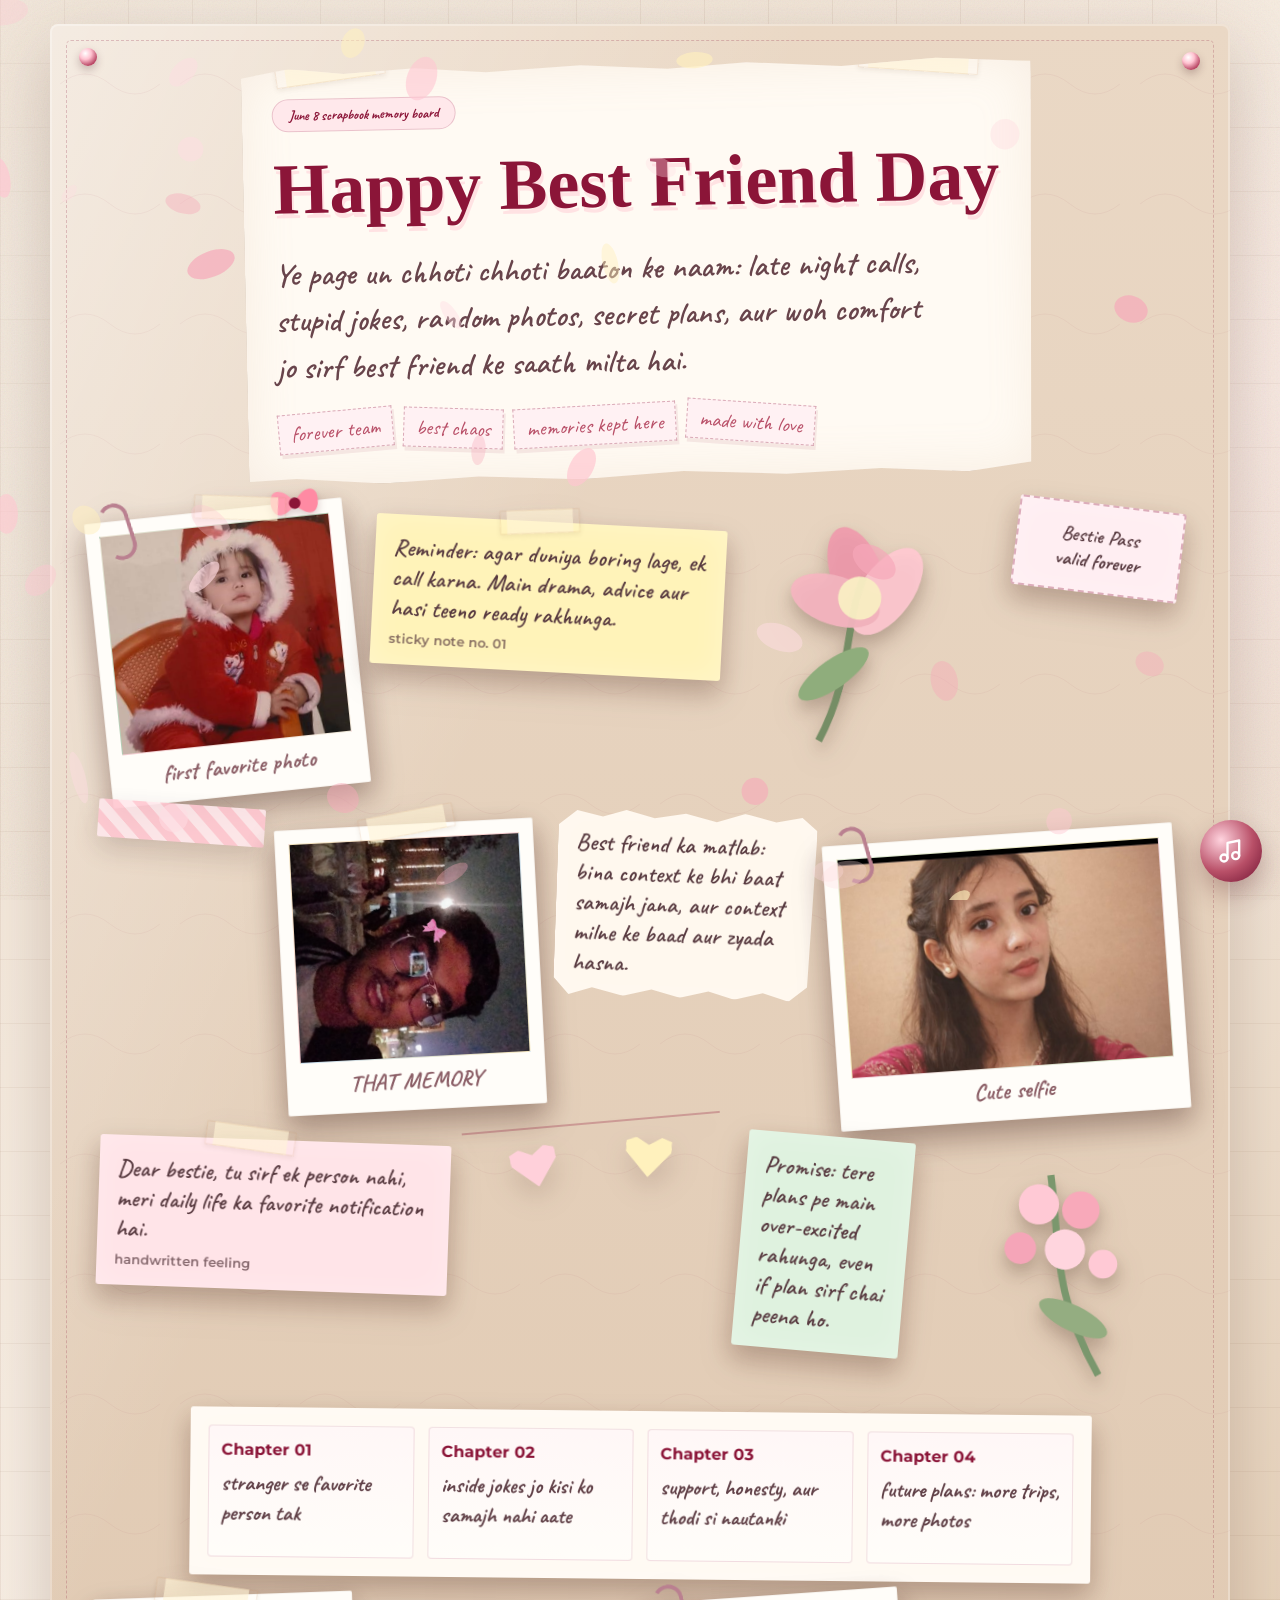
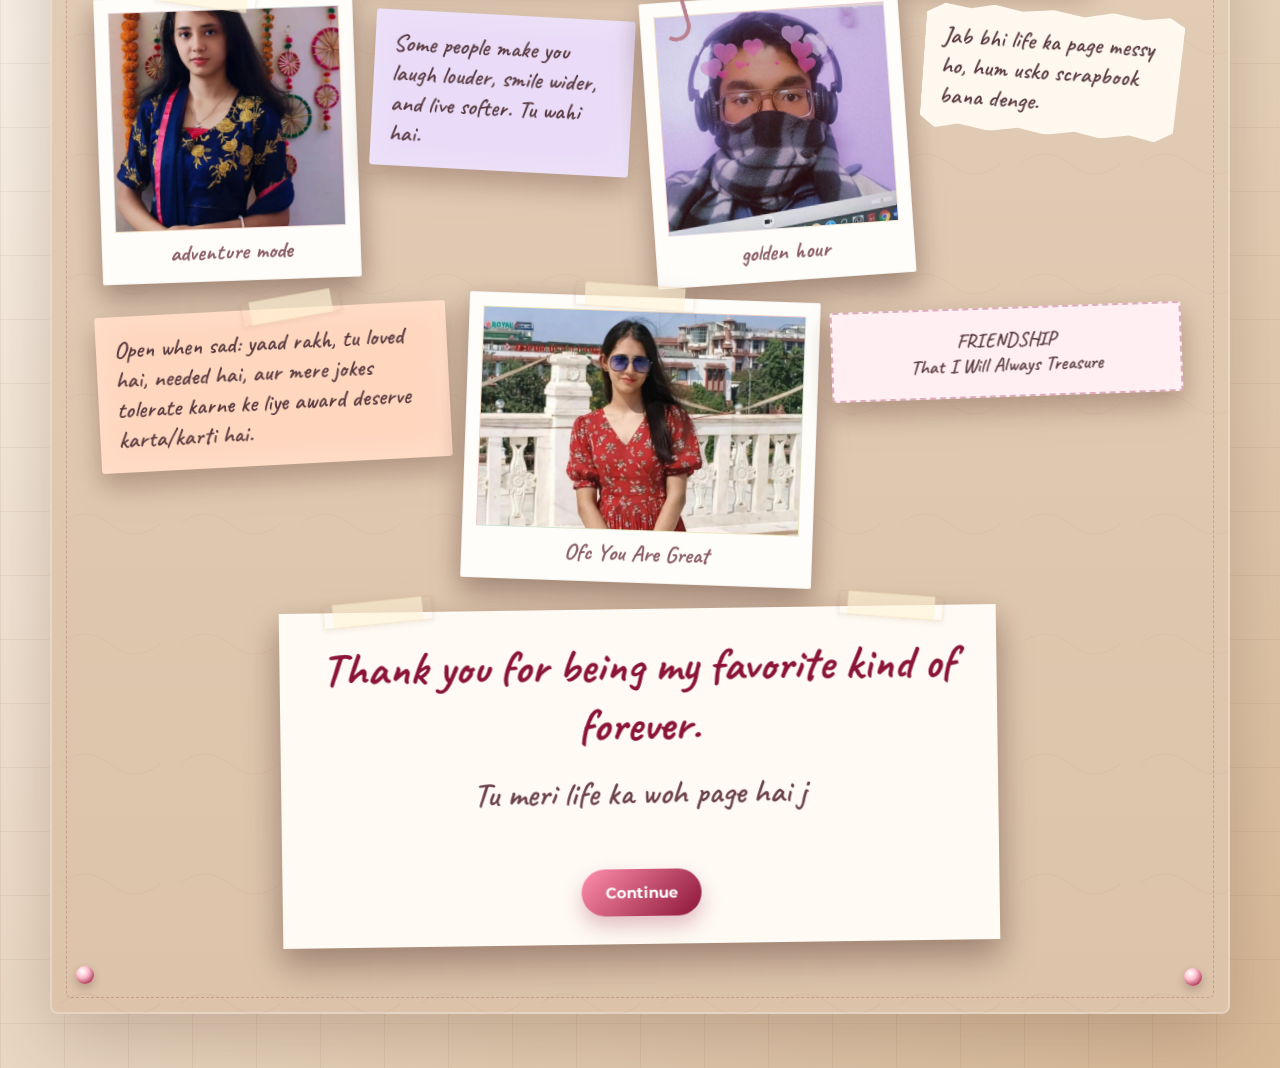
<file: best_friend.html>
<!DOCTYPE html>
<html lang="en">
<head>
<meta charset="UTF-8">
<meta name="viewport" content="width=device-width, initial-scale=1.0">
<title>Best Friend Day Scrapbook</title>
<link rel="preconnect" href="https://fonts.googleapis.com">
<link rel="preconnect" href="https://fonts.gstatic.com" crossorigin>
<link href="https://fonts.googleapis.com/css2?family=Caveat:wght@500;600;700&family=Homemade+Apple&family=Montserrat:wght@400;500;600;700&display=swap" rel="stylesheet">
<style>
*{box-sizing:border-box;margin:0;padding:0}
:root{
  --desk:#efe1d1;
  --desk-deep:#d7b997;
  --paper:#fffaf3;
  --paper2:#f6eadb;
  --craft:#d8c1a7;
  --blush:#ffe4e8;
  --peach:#ffd7bf;
  --rose:#8b1538;
  --rose2:#b95068;
  --ink:#4c3037;
  --muted:#7b5d62;
  --mint:#dff2df;
  --butter:#fff3b9;
  --lav:#eadcf8;
  --tape:rgba(255,244,214,.62);
  --shadow:rgba(95,54,38,.18);
  --shadow2:rgba(68,35,32,.28);
}
html{scroll-behavior:smooth}
body{
  min-height:100vh;
  overflow-x:hidden;
  color:var(--ink);
  font-family:Montserrat,Arial,sans-serif;
  background:
    radial-gradient(circle at 14% 8%,rgba(255,255,255,.36),transparent 24%),
    radial-gradient(circle at 82% 18%,rgba(255,211,221,.28),transparent 22%),
    linear-gradient(90deg,rgba(111,67,38,.08) 1px,transparent 1px),
    linear-gradient(0deg,rgba(111,67,38,.06) 1px,transparent 1px),
    linear-gradient(135deg,var(--desk),#f8efe5 42%,var(--desk-deep));
  background-size:auto,auto,64px 64px,64px 64px,auto;
}
body:before{
  content:"";
  position:fixed;
  inset:0;
  pointer-events:none;
  opacity:.21;
  mix-blend-mode:multiply;
  background-image:url("data:image/svg+xml,%3Csvg xmlns='http://www.w3.org/2000/svg' width='180' height='180'%3E%3Cfilter id='n'%3E%3CfeTurbulence type='fractalNoise' baseFrequency='.7' numOctaves='3'/%3E%3C/filter%3E%3Crect width='180' height='180' filter='url(%23n)' opacity='.42'/%3E%3C/svg%3E");
}
#petals{position:fixed;inset:0;z-index:20;pointer-events:none}
.page{
  width:min(1180px,calc(100% - 24px));
  margin:24px auto 54px;
  position:relative;
}
.board{
  position:relative;
  min-height:1720px;
  padding:38px clamp(16px,4vw,48px) 70px;
  border-radius:8px;
  background:
    linear-gradient(115deg,rgba(255,255,255,.5),transparent 32%),
    linear-gradient(180deg,#ead8c5,#dcc3aa);
  box-shadow:0 24px 70px rgba(80,45,30,.24),inset 0 0 0 2px rgba(255,255,255,.28);
  overflow:hidden;
}
.board:before,.board:after{
  content:"";
  position:absolute;
  inset:16px;
  pointer-events:none;
  border:1px dashed rgba(139,21,56,.22);
  border-radius:5px;
}
.board:after{
  inset:0;
  border:0;
  opacity:.12;
  background-image:url("data:image/svg+xml,%3Csvg xmlns='http://www.w3.org/2000/svg' width='120' height='120'%3E%3Cpath d='M10 60 Q35 40 60 60 T110 60' fill='none' stroke='%238b1538' stroke-width='1' opacity='.35'/%3E%3C/svg%3E");
}
.pin{
  position:absolute;
  width:18px;height:18px;
  border-radius:50%;
  z-index:8;
  background:radial-gradient(circle at 35% 30%,#fff,#ffc2d0 35%,#ba4967 72%);
  box-shadow:0 4px 8px rgba(70,28,36,.26);
}
.pin.p1{left:29px;top:24px}.pin.p2{right:30px;top:28px}.pin.p3{left:26px;bottom:30px}.pin.p4{right:28px;bottom:28px}
.hero{
  position:relative;
  z-index:5;
  width:min(790px,100%);
  margin:0 auto 26px;
  padding:30px 30px 34px;
  transform:rotate(-1.2deg);
  background:var(--paper);
  clip-path:polygon(0 2%,6% 0,13% 1.4%,22% .4%,31% 1.7%,43% .5%,54% 1.8%,64% .6%,76% 2%,88% .5%,100% 1.7%,99% 98%,91% 100%,80% 98.8%,68% 99.7%,55% 98.5%,42% 100%,29% 98.8%,17% 100%,6% 98.5%,0 99%);
  box-shadow:0 15px 34px var(--shadow2),inset 0 0 50px rgba(211,176,143,.18);
}
.tape{
  position:absolute;
  height:24px;
  border:1px solid rgba(196,141,97,.16);
  background:linear-gradient(90deg,transparent 0 8%,var(--tape) 8% 92%,transparent 92%);
  box-shadow:0 2px 5px rgba(80,45,30,.08);
  z-index:9;
  pointer-events:none;
}
.hero .t1{width:110px;left:34px;top:-11px;transform:rotate(-7deg)}
.hero .t2{width:120px;right:52px;top:-9px;transform:rotate(5deg)}
.eyebrow{
  display:inline-block;
  padding:7px 16px;
  margin-bottom:14px;
  border:1px solid rgba(139,21,56,.18);
  border-radius:999px;
  background:#ffe8eb;
  color:var(--rose);
  font:700 14px Caveat,cursive;
}
h1{
  font-family:"Homemade Apple",cursive;
  font-size:clamp(34px,7vw,72px);
  line-height:1.22;
  color:var(--rose);
  letter-spacing:0;
  text-shadow:2px 5px 0 rgba(255,194,205,.42);
}
.hero p{
  max-width:670px;
  margin-top:18px;
  font:600 clamp(22px,3vw,32px)/1.45 Caveat,cursive;
  color:#68444b;
}
.doodle-row{
  display:flex;
  flex-wrap:wrap;
  gap:10px;
  margin-top:20px;
  font-family:Caveat,cursive;
  font-size:21px;
  color:var(--rose2);
}
.stamp{
  padding:6px 12px;
  transform:rotate(var(--r));
  background:#fff1f3;
  border:1px dashed rgba(139,21,56,.32);
  box-shadow:2px 4px 0 rgba(139,21,56,.08);
}
.mess{
  position:relative;
  z-index:4;
  display:grid;
  grid-template-columns:repeat(12,1fr);
  gap:16px;
  align-items:start;
}
.piece{
  position:relative;
  filter:drop-shadow(0 12px 14px rgba(72,38,31,.18));
  transition:transform .25s ease,filter .25s ease;
}
.piece:hover{transform:rotate(0deg) translateY(-5px) scale(1.02)!important;z-index:15;filter:drop-shadow(0 18px 18px rgba(72,38,31,.28))}
.polaroid{
  padding:14px 14px 52px;
  background:#fffdf9;
  border-radius:2px;
  cursor:pointer;
  box-shadow:0 12px 28px var(--shadow2),inset 0 0 0 1px rgba(99,62,49,.05);
}
.photo{
  position:relative;
  min-height:220px;
  overflow:hidden;
  border:1px solid rgba(80,45,30,.07);
  background:var(--bg);
}
.photo:before{
  content:"";
  position:absolute;
  inset:0;
  background:
    radial-gradient(circle at 28% 28%,rgba(255,255,255,.75),transparent 18%),
    linear-gradient(135deg,rgba(255,255,255,.18),transparent 46%),
    repeating-linear-gradient(45deg,rgba(255,255,255,.11) 0 2px,transparent 2px 8px);
}
.photo svg{position:absolute;inset:0;width:100%;height:100%}
.photo img{
  position:absolute;
  inset:0;
  width:100%;
  height:100%;
  object-fit:cover;
  z-index:0;
}
.caption{
  position:absolute;
  left:14px;right:14px;bottom:15px;
  text-align:center;
  color:#8b5e66;
  font:700 23px Caveat,cursive;
}
.bow{
  position:absolute;
  top:-20px;right:18px;
  width:58px;height:42px;
  filter:drop-shadow(0 4px 4px rgba(95,34,45,.22));
}
.clip{
  position:absolute;
  left:18px;top:-18px;
  width:30px;height:58px;
  border:4px solid #ba8090;
  border-left-color:transparent;
  border-radius:18px;
  transform:rotate(-12deg);
  z-index:12;
}
.note,.scrap,.ticket,.timeline{
  padding:18px;
  border-radius:3px;
  font:600 24px/1.25 Caveat,cursive;
  color:#57393f;
  box-shadow:0 12px 25px var(--shadow),inset 0 0 32px rgba(255,255,255,.24);
}
.note small,.scrap small{display:block;margin-top:8px;font:600 13px Montserrat,sans-serif;color:rgba(87,57,63,.72)}
.note.pink{background:var(--blush)}.note.yellow{background:var(--butter)}.note.peach{background:var(--peach)}.note.mint{background:var(--mint)}.note.lav{background:var(--lav)}
.scrap{
  background:#fff8ee;
  clip-path:polygon(0 9%,7% 1%,17% 4%,26% 0,37% 4%,49% 1%,61% 5%,72% 0,84% 4%,94% 1%,100% 8%,98% 92%,91% 100%,81% 96%,70% 100%,60% 96%,49% 100%,38% 96%,27% 100%,15% 96%,6% 100%,0 91%);
}
.ticket{
  background:#ffeef2;
  border:2px dashed rgba(139,21,56,.3);
  font-size:20px;
  text-align:center;
}
.flower{
  position:relative;
  min-height:130px;
  transform:rotate(var(--r));
}
.flower svg{width:100%;height:100%;filter:drop-shadow(0 8px 7px rgba(65,43,28,.18))}
.washi{
  height:38px;
  background:repeating-linear-gradient(45deg,rgba(255,255,255,.35) 0 10px,rgba(255,194,205,.8) 10px 20px),#ffdbe2;
  border-radius:2px;
  opacity:.9;
}
.string{
  height:88px;
  border-top:2px solid rgba(139,21,56,.28);
}
.string:before,.string:after{
  content:"";
  position:absolute;
  top:18px;
  width:46px;height:40px;
  background:#ffd0da;
  clip-path:polygon(50% 100%,0 36%,0 10%,22% 0,50% 19%,78% 0,100% 10%,100% 36%);
  transform:rotate(-8deg);
}
.string:before{left:18%}.string:after{right:20%;transform:rotate(8deg);background:#fff1bd}
.timeline{
  background:#fffaf3;
  grid-column:2/12;
  transform:rotate(.6deg);
  display:grid;
  grid-template-columns:repeat(4,1fr);
  gap:14px;
  font-family:Montserrat,sans-serif;
}
.moment{
  position:relative;
  min-height:132px;
  padding:14px 12px 12px;
  background:linear-gradient(#fff7f7,#fffdf9);
  border:1px solid rgba(139,21,56,.12);
  border-radius:4px;
}
.moment b{display:block;color:var(--rose);font:700 16px Montserrat,sans-serif;margin-bottom:8px}
.moment span{font:700 22px/1.16 Caveat,cursive;color:#604047}
.ending{
  grid-column:3/11;
  padding:28px;
  margin-top:10px;
  text-align:center;
  background:#fffaf3;
  transform:rotate(-.8deg);
  box-shadow:0 16px 34px var(--shadow2);
}
.ending h2{font:700 clamp(28px,4vw,47px)/1.25 Caveat,cursive;color:var(--rose);margin-bottom:16px}
#typewriter{min-height:80px;font:600 clamp(22px,3vw,34px)/1.32 Caveat,cursive;color:#6b424a}
.heart-btn{
  margin-top:18px;
  border:0;
  border-radius:999px;
  padding:14px 24px;
  cursor:pointer;
  background:linear-gradient(135deg,#ff8faa,#8b1538);
  color:white;
  font:700 15px Montserrat,sans-serif;
  box-shadow:0 10px 20px rgba(139,21,56,.26);
}
.heart-btn:hover{transform:translateY(-2px)}
.music{
  position:fixed;
  right:18px;
  bottom:18px;
  z-index:40;
  width:62px;height:62px;
  display:grid;
  place-items:center;
  border:0;
  border-radius:50%;
  color:white;
  cursor:pointer;
  background:radial-gradient(circle at 34% 32%,#ffd3de,#b95068 54%,#6d1230);
  box-shadow:0 12px 26px rgba(92,36,42,.32);
}
.music.playing{animation:spin 3s linear infinite}
.lightbox{
  position:fixed;
  inset:0;
  z-index:60;
  display:none;
  place-items:center;
  padding:18px;
  background:rgba(38,20,24,.62);
  backdrop-filter:blur(8px);
}
.lightbox.open{display:grid}
.lb-card{
  position:relative;
  width:min(560px,94vw);
  padding:18px 18px 64px;
  background:#fffdf9;
  transform:rotate(-1deg);
  box-shadow:0 30px 80px rgba(0,0,0,.38);
}
.lb-photo{height:min(58vh,440px);background:var(--lb);overflow:hidden;position:relative}
.lb-photo svg,.lb-photo img{width:100%;height:100%}
.lb-photo img{object-fit:contain;background:#fffdf9}
.lb-cap{position:absolute;bottom:18px;left:20px;right:20px;text-align:center;font:700 31px Caveat,cursive;color:#814d57}
.close{
  position:absolute;
  right:-12px;top:-14px;
  width:40px;height:40px;
  border:0;border-radius:50%;
  color:white;background:#8b1538;
  cursor:pointer;font-size:22px;
}
.s1{grid-column:1/4;transform:rotate(-6deg);margin-top:6px}.s2{grid-column:4/8;transform:rotate(3deg);margin-top:18px}.s3{grid-column:8/11;transform:rotate(-2deg);margin-top:-4px}.s4{grid-column:11/13;transform:rotate(7deg)}
.s5{grid-column:1/3;transform:rotate(4deg);margin-top:-8px}.s6{grid-column:3/6;transform:rotate(-3deg);margin-top:12px}.s7{grid-column:6/9;transform:rotate(2deg)}.s8{grid-column:9/13;transform:rotate(-4deg);margin-top:22px}
.s9{grid-column:1/5;transform:rotate(2deg);margin-top:4px}.s10{grid-column:5/8;transform:rotate(-5deg);margin-top:-14px}.s11{grid-column:8/10;transform:rotate(5deg);margin-top:0}.s12{grid-column:10/13;transform:rotate(-2deg);margin-top:-4px}
.s13{grid-column:1/4;transform:rotate(-2deg)}.s14{grid-column:4/7;transform:rotate(3deg);margin-top:20px}.s15{grid-column:7/10;transform:rotate(-4deg)}.s16{grid-column:10/13;transform:rotate(4deg);margin-top:14px}
.s17{grid-column:1/5;transform:rotate(-3deg);margin-top:12px}.s18{grid-column:5/9;transform:rotate(2deg)}.s19{grid-column:9/13;transform:rotate(-2deg);margin-top:10px}
.wide{grid-column:1/13}
@keyframes spin{to{transform:rotate(360deg)}}
@keyframes fly{to{transform:translate(var(--x),var(--y)) rotate(38deg);opacity:0}}
@media(max-width:820px){
  .page{width:100%;margin:0}
  .board{min-height:0;border-radius:0;padding:24px 12px 70px}
  .hero{padding:26px 18px}
  .mess{display:block}
  .piece,.timeline,.ending{width:min(100%,430px);margin:18px auto!important;transform:rotate(var(--mrot,0deg))!important}
  .timeline{display:block;padding:16px}
  .moment{margin-bottom:12px}
  .photo{min-height:245px}
  .s1{--mrot:-3deg}.s2{--mrot:2deg}.s3{--mrot:-1deg}.s4{--mrot:4deg}.s5{--mrot:-4deg}.s6{--mrot:3deg}.s7{--mrot:-2deg}.s8{--mrot:2deg}
}
</style>
</head>
<body>
<canvas id="petals"></canvas>
<main class="page">
  <section class="board">
    <span class="pin p1"></span><span class="pin p2"></span><span class="pin p3"></span><span class="pin p4"></span>

    <header class="hero">
      <span class="tape t1"></span><span class="tape t2"></span>
      <span class="eyebrow">June 8 scrapbook memory board</span>
      <h1>Happy Best Friend Day</h1>
      <p>Ye page un chhoti chhoti baaton ke naam: late night calls, stupid jokes, random photos, secret plans, aur woh comfort jo sirf best friend ke saath milta hai.</p>
      <div class="doodle-row">
        <span class="stamp" style="--r:-4deg">forever team</span>
        <span class="stamp" style="--r:3deg">best chaos</span>
        <span class="stamp" style="--r:-2deg">memories kept here</span>
        <span class="stamp" style="--r:5deg">made with love</span>
      </div>
    </header>

    <div class="mess">
      <article class="piece polaroid s1" onclick="openLB(0)" style="--bg:linear-gradient(135deg,#ffd7df,#fff6e8 45%,#b9d8c0)">
        <span class="clip"></span><span class="tape" style="width:92px;left:43%;top:-12px;transform:rotate(8deg)"></span>
        <div class="photo">
          <img src="imgf/img1.jpeg" alt="first favorite photo">
        </div>
        <div class="caption">first favorite photo</div><svg class="bow" viewBox="0 0 90 60"><path d="M45 28 C26 2 5 5 8 31 C12 54 31 49 45 32Z" fill="#ff9bb0"/><path d="M45 28 C63 2 84 5 81 31 C78 54 59 49 45 32Z" fill="#ff8aa3"/><circle cx="45" cy="30" r="9" fill="#8b1538"/></svg>
      </article>

      <div class="piece note yellow s2"><span class="tape" style="width:80px;left:35%;top:-12px;transform:rotate(-5deg)"></span>Reminder: agar duniya boring lage, ek call karna. Main drama, advice aur hasi teeno ready rakhunga.<small>sticky note no. 01</small></div>
      <div class="piece flower s3" style="--r:-13deg"><svg viewBox="0 0 180 180"><path d="M88 52 C72 86 78 121 52 166" stroke="#758d65" stroke-width="5" fill="none"/><g opacity=".92"><ellipse cx="83" cy="53" rx="18" ry="36" fill="#ef9aac" transform="rotate(-18 83 53)"/><ellipse cx="103" cy="64" rx="18" ry="35" fill="#ffc8d1" transform="rotate(38 103 64)"/><ellipse cx="67" cy="69" rx="17" ry="32" fill="#f7b5c1" transform="rotate(-70 67 69)"/><circle cx="84" cy="68" r="15" fill="#fff2c8"/></g><ellipse cx="64" cy="120" rx="29" ry="10" fill="#8fad7c" transform="rotate(-33 64 120)"/></svg></div>
      <div class="piece ticket s4">Bestie Pass<br><b>valid forever</b></div>

      <div class="piece washi s5"></div>
      <article class="piece polaroid s6" onclick="openLB(1)" style="--bg:linear-gradient(135deg,#cfe9ff,#fff3c9 48%,#ffd5dc)">
        <span class="tape" style="width:96px;left:33%;top:-13px;transform:rotate(-8deg)"></span>
        <div class="photo"><img src="imgf/img2.jpeg" alt="sunny day memory"></div>
        <div class="caption">THAT MEMORY</div>
      </article>
      <div class="piece scrap s7">Best friend ka matlab: bina context ke bhi baat samajh jana, aur context milne ke baad aur zyada hasna.</div>
      <article class="piece polaroid s8" onclick="openLB(2)" style="--bg:linear-gradient(135deg,#ffe1eb,#e4f4db 46%,#fff4c6)">
        <span class="clip"></span><div class="photo"><img src="imgf/img3.jpeg" alt="Cute selfie"></div>
        <div class="caption">Cute selfie</div>
      </article>

      <div class="piece note pink s9"><span class="tape" style="width:90px;left:30%;top:-13px;transform:rotate(6deg)"></span>Dear bestie, tu sirf ek person nahi, meri daily life ka favorite notification hai.<small>handwritten feeling</small></div>
      <div class="piece string s10"></div>
      <div class="piece note mint s11">Promise: tere plans pe main over-excited rahunga, even if plan sirf chai peena ho.</div>
      <div class="piece flower s12" style="--r:15deg"><svg viewBox="0 0 180 180"><path d="M91 30 C96 75 88 110 119 170" stroke="#7a976d" stroke-width="5" fill="none"/><g><circle cx="82" cy="50" r="14" fill="#ffc9d5"/><circle cx="111" cy="55" r="13" fill="#f8a9ba"/><circle cx="99" cy="82" r="14" fill="#ffd5de"/><circle cx="68" cy="80" r="11" fill="#f5a5b8"/><circle cx="125" cy="93" r="10" fill="#ffc9d5"/></g><ellipse cx="103" cy="130" rx="26" ry="9" fill="#94ad81" transform="rotate(28 103 130)"/></svg></div>

      <div class="piece timeline">
        <div class="moment"><b>Chapter 01</b><span>stranger se favorite person tak</span></div>
        <div class="moment"><b>Chapter 02</b><span>inside jokes jo kisi ko samajh nahi aate</span></div>
        <div class="moment"><b>Chapter 03</b><span>support, honesty, aur thodi si nautanki</span></div>
        <div class="moment"><b>Chapter 04</b><span>future plans: more trips, more photos</span></div>
      </div>

      <article class="piece polaroid s13" onclick="openLB(3)" style="--bg:linear-gradient(135deg,#ffe7c6,#ffe0e8 44%,#d9f0ee)">
        <span class="tape" style="width:102px;left:24%;top:-12px;transform:rotate(10deg)"></span>
        <div class="photo"><img src="imgf/img4.jpeg" alt="adventure mode"></div>
        <div class="caption">adventure mode</div>
      </article>
      <div class="piece note lav s14">Some people make you laugh louder, smile wider, and live softer. Tu wahi hai.</div>
      <article class="piece polaroid s15" onclick="openLB(4)" style="--bg:linear-gradient(135deg,#f3e7ff,#fff4d6 50%,#ffd2dc)">
        <span class="clip"></span><div class="photo"><img src="imgf/img5.jpeg" alt="golden hour"></div>
        <div class="caption">golden hour</div>
      </article>
      <div class="piece scrap s16">Jab bhi life ka page messy ho, hum usko scrapbook bana denge.</div>

      <div class="piece note peach s17"><span class="tape" style="width:100px;left:42%;top:-13px;transform:rotate(-7deg)"></span>Open when sad: yaad rakh, tu loved hai, needed hai, aur mere jokes tolerate karne ke liye award deserve karta/karti hai.</div>
      <article class="piece polaroid s18" onclick="openLB(5)" style="--bg:linear-gradient(135deg,#d7f2e5,#fff7ca 48%,#ffd7d7)">
        <span class="tape" style="width:120px;left:30%;top:-12px;transform:rotate(2deg)"></span>
        <div class="photo"><img src="imgf/img6.jpeg" alt="Ofc You Are Great"></div>
        <div class="caption">Ofc You Are Great</div>
      </article>
      <div class="piece ticket s19">FRIENDSHIP<br>That I Will Always Treasure</div>

      <section class="piece ending">
        <span class="tape" style="width:110px;left:44px;top:-12px;transform:rotate(-5deg)"></span>
        <span class="tape" style="width:105px;right:52px;top:-12px;transform:rotate(5deg)"></span>
        <h2>Thank you for being my favorite kind of forever.</h2>
        <div id="typewriter"></div>
        <button class="heart-btn" onclick="window.location.href='journey.html'">Continue</button>
      </section>
    </div>
  </section>
</main>

<button class="music" id="musicBtn" onclick="toggleMusic()" title="cozy music toggle" aria-label="Toggle cozy music">
  <svg width="28" height="28" viewBox="0 0 24 24" fill="none" aria-hidden="true"><path d="M9 18V5l10-2v13" stroke="currentColor" stroke-width="2" stroke-linecap="round" stroke-linejoin="round"/><circle cx="6" cy="18" r="3" stroke="currentColor" stroke-width="2"/><circle cx="16" cy="16" r="3" stroke="currentColor" stroke-width="2"/></svg>
</button>

<div class="lightbox" id="lightbox" onclick="maybeClose(event)">
  <div class="lb-card">
    <button class="close" onclick="closeLB()" aria-label="Close">x</button>
    <div class="lb-photo" id="lbPhoto"></div>
    <div class="lb-cap" id="lbCap">memory</div>
  </div>
</div>

<script>
const captions=[
  "first favorite photo - the one that started the scrapbook",
  "THAT MEMORY - laughter, snacks, and zero planning",
  "Cute selfie - blurry but emotionally perfect",
  "adventure mode - because every road is better together",
  "golden hour - soft light, loud laughs",
  "Ofc You Are Great - same team, every season"
];
const photos=[...document.querySelectorAll(".polaroid .photo")].map(p=>p.innerHTML);
function openLB(i){
  document.getElementById("lbPhoto").innerHTML=photos[i]||photos[0];
  document.getElementById("lbCap").textContent=captions[i]||"best memory";
  document.getElementById("lightbox").classList.add("open");
}
function closeLB(){document.getElementById("lightbox").classList.remove("open")}
function maybeClose(e){if(e.target.id==="lightbox")closeLB()}

const lines=[
  "Tu meri life ka woh page hai jise main baar baar padhna chahta/chahti hoon.",
  "Har memory thodi messy, thodi funny, aur poori precious hai.",
  "Best Friend Day pe bas itna: thank you for staying, laughing, and caring.",
  "Forever grateful. Forever team."
];
let li=0,ci=0,back=false;
function type(){
  const el=document.getElementById("typewriter");
  const text=lines[li];
  el.textContent=text.slice(0,ci);
  if(!back && ci<text.length)ci++;
  else if(!back){back=true;setTimeout(type,1700);return}
  else if(ci>0)ci--;
  else{back=false;li=(li+1)%lines.length}
  setTimeout(type,back?28:58);
}
type();

function burstHearts(){
  const chars=["&hearts;","love","xo","bestie","smile","forever"];
  for(let i=0;i<34;i++){
    const h=document.createElement("span");
    h.innerHTML=chars[Math.floor(Math.random()*chars.length)];
    h.style.cssText=`position:fixed;left:${20+Math.random()*60}vw;bottom:${8+Math.random()*18}vh;z-index:80;pointer-events:none;color:${["#8b1538","#ff8faa","#b95068","#fff3b9"][Math.floor(Math.random()*4)]};font:${Math.random()>.45?"700 22px Caveat,cursive":"700 16px Montserrat,sans-serif"};--x:${-140+Math.random()*280}px;--y:${-250-Math.random()*210}px;animation:fly ${1.2+Math.random()*1}s ease-out forwards`;
    document.body.appendChild(h);
    setTimeout(()=>h.remove(),2300);
  }
}
function toggleMusic(){
  const b=document.getElementById("musicBtn");
  b.classList.toggle("playing");
  b.title=b.classList.contains("playing")?"cozy music playing":"cozy music paused";
}

const canvas=document.getElementById("petals");
const ctx=canvas.getContext("2d");
function size(){canvas.width=innerWidth;canvas.height=innerHeight}
size();addEventListener("resize",size);
const petals=Array.from({length:36},()=>({
  x:Math.random()*innerWidth,y:Math.random()*innerHeight,w:5+Math.random()*11,h:9+Math.random()*18,
  vx:-.35+Math.random()*.7,vy:.22+Math.random()*.65,a:Math.random()*6.28,s:-.02+Math.random()*.04,
  c:["#ffc6d1","#ffdce2","#f7a8b9","#fff0be"][Math.floor(Math.random()*4)],o:.28+Math.random()*.42
}));
function draw(){
  ctx.clearRect(0,0,canvas.width,canvas.height);
  petals.forEach(p=>{
    p.x+=p.vx+Math.sin(p.a)*.18;p.y+=p.vy;p.a+=p.s;
    if(p.y>canvas.height+30){p.y=-30;p.x=Math.random()*canvas.width}
    if(p.x<-30)p.x=canvas.width+30;if(p.x>canvas.width+30)p.x=-30;
    ctx.save();ctx.translate(p.x,p.y);ctx.rotate(p.a);ctx.globalAlpha=p.o;ctx.fillStyle=p.c;
    ctx.beginPath();ctx.ellipse(0,0,p.w,p.h,0,0,Math.PI*2);ctx.fill();ctx.restore();
  });
  requestAnimationFrame(draw);
}
draw();
</script>
</body>
</html>
</file>
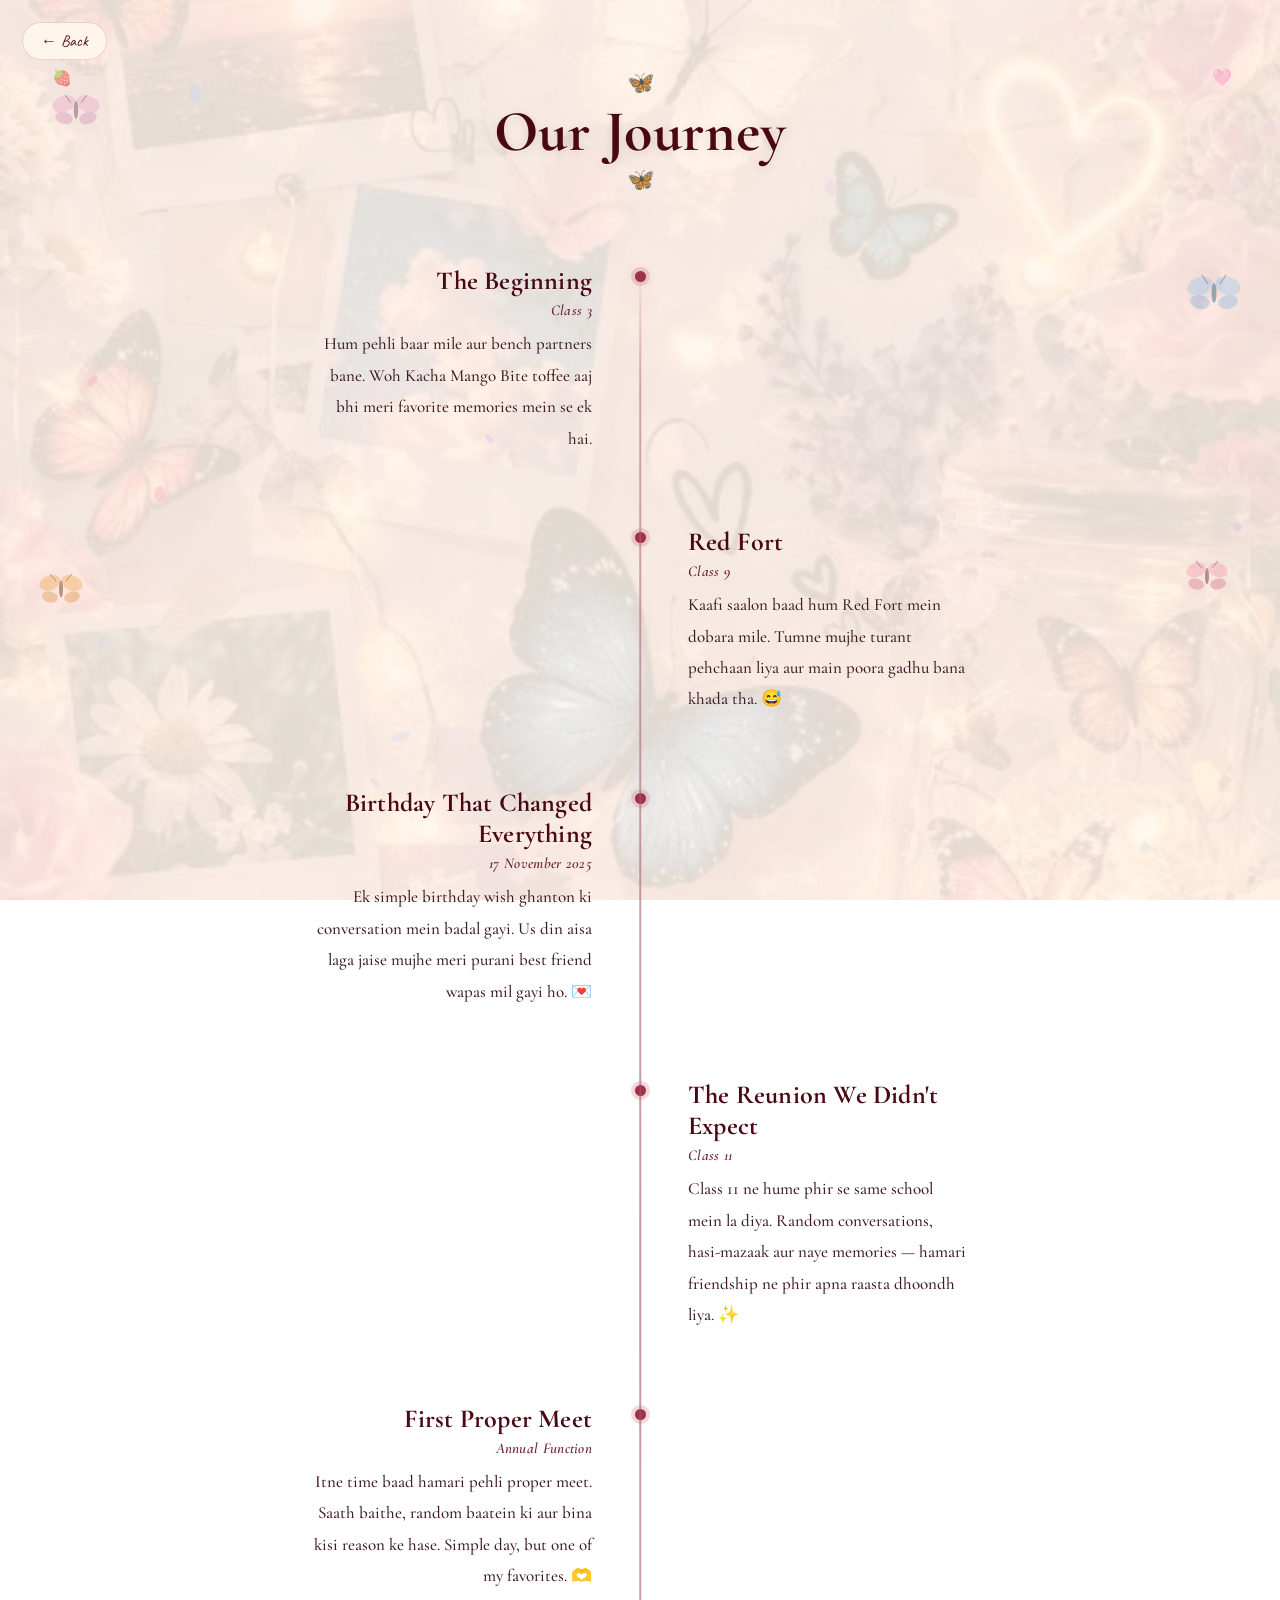
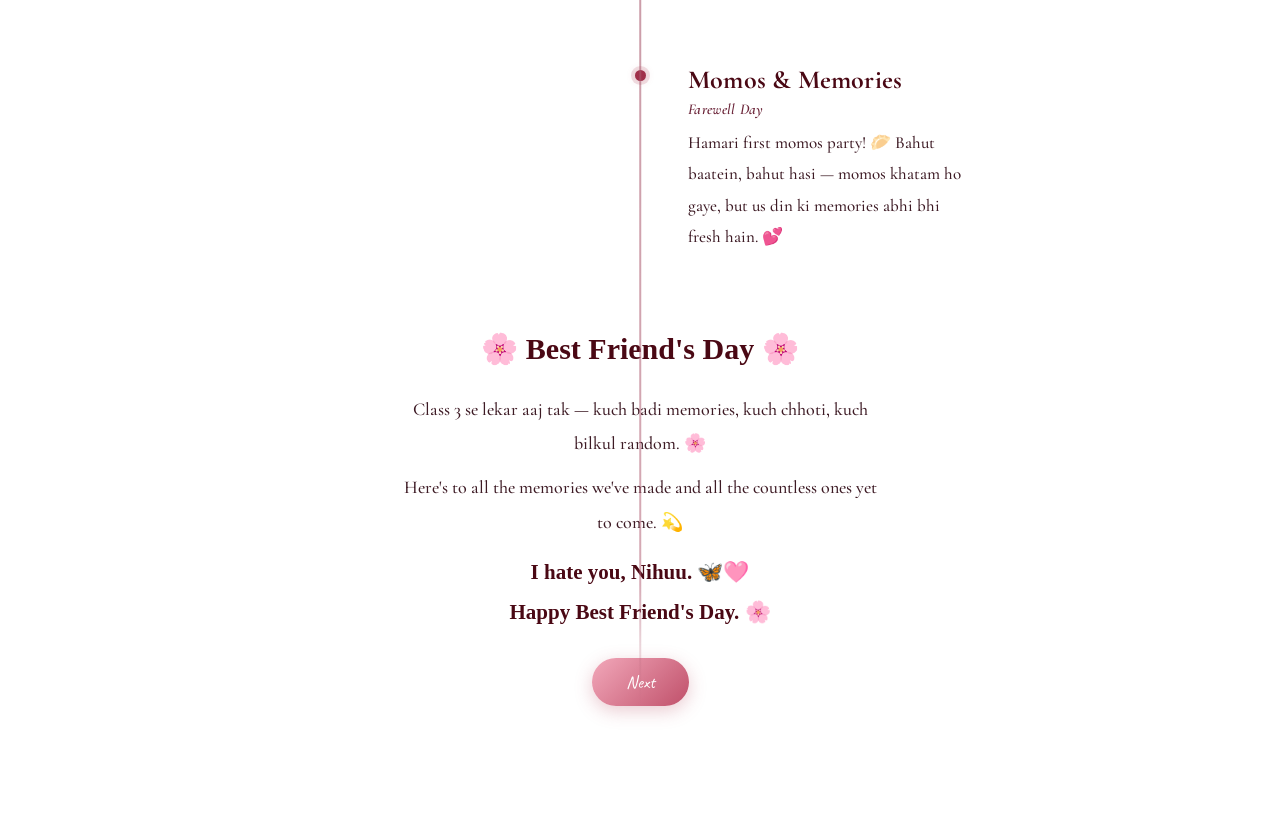
<file: journey.html>
<!DOCTYPE html>
<html lang="en">
<head>
<meta charset="UTF-8">
<meta name="viewport" content="width=device-width, initial-scale=1.0">
<title>Our Friendship Journey 🦋</title>
<link href="https://fonts.googleapis.com/css2?family=Cormorant+Garamond:ital,wght@0,400;0,600;1,400&family=Caveat:wght@400;600&family=Homemade+Apple&display=swap" rel="stylesheet">
<style>
*{margin:0;padding:0;box-sizing:border-box;}
html,body{width:100%;min-height:100vh;overflow-x:hidden;}

/* BG */
.bg{
  position:fixed;inset:0;
  background-image:url("[data-uri]");
  background-size:cover;background-position:center;background-attachment:fixed;z-index:0;
}
/* warm creamy overlay - like reference image */
.overlay{
  position:fixed;inset:0;
  background:rgba(255,248,238,0.88);
  z-index:1;
}

#cv{position:fixed;inset:0;pointer-events:none;z-index:2;}

/* back btn */
.back{
  position:fixed;top:22px;left:22px;z-index:100;
  font-family:'Caveat',cursive;font-size:16px;color:#5A1525;
  text-decoration:none;background:rgba(255,248,238,0.85);
  border:1px solid rgba(200,140,140,0.35);border-radius:24px;
  padding:8px 18px;backdrop-filter:blur(6px);
  transition:opacity .2s;
}
.back:hover{opacity:.7;}

/* SCROLL WRAP */
.wrap{position:relative;z-index:10;width:100%;padding:70px 0 120px;}

/* PAGE TITLE */
.page-title{
  text-align:center;margin-bottom:72px;
  animation:fadeD .9s ease both;
}
.page-title h1{
  font-family:'Cormorant Garamond',serif;
  font-size:clamp(36px,6vw,58px);
  font-weight:700;color:#4A0814;
  letter-spacing:.5px;
  text-shadow:0 1px 0 rgba(255,255,255,0.4), 0 2px 10px rgba(74,8,20,0.12);
}
/* small butterfly/heart icons beside title like reference */
.title-deco{font-size:22px;opacity:.85;vertical-align:middle;margin:0 12px;}

/* TIMELINE */
.tl{
  position:relative;
  width:min(780px,96vw);
  margin:0 auto;
  padding:0;
}

/* center vertical line */
.tl::before{
  content:'';
  position:absolute;
  left:50%;transform:translateX(-50%);
  top:0;bottom:0;
  width:1.5px;
  background:linear-gradient(180deg,
    rgba(200,130,140,0) 0%,
    rgba(180,100,120,0.55) 6%,
    rgba(160,80,100,0.6) 50%,
    rgba(180,100,120,0.55) 94%,
    rgba(200,130,140,0) 100%);
}

/* EACH ROW */
.row{
  display:grid;
  grid-template-columns:1fr 40px 1fr;
  align-items:start;
  margin-bottom:72px;
  opacity:0;
  transition:opacity .75s ease, transform .75s ease;
}
.row.vis{opacity:1;transform:none!important;}
.row.left {transform:translateX(-22px);}
.row.right{transform:translateX(22px);}

/* DOT */
.dot-col{
  display:flex;align-items:flex-start;justify-content:center;
  padding-top:6px;
}
.dot{
  width:11px;height:11px;border-radius:50%;flex-shrink:0;
  background:#A0304A;
  box-shadow:0 0 0 4px rgba(180,80,100,0.18),0 0 10px rgba(160,60,80,0.2);
}

/* TEXT BLOCK */
.txt{padding:0 28px;}
.txt.right-side{text-align:left;}
.txt.left-side{text-align:right;}

.txt-label{
  font-family:'Cormorant Garamond',serif;
  font-size:clamp(20px,2.8vw,26px);
  font-weight:700;color:#4A0814;
  text-shadow:0 1px 0 rgba(255,255,255,0.35);
  margin-bottom:5px;letter-spacing:.2px;
  line-height:1.2;
}
.txt-date{
  font-family:'Cormorant Garamond',serif;
  font-size:15px;font-style:italic;
  color:#6B2438;font-weight:600;margin-bottom:9px;
  letter-spacing:.3px;
}
.txt-body{
  font-family:'Cormorant Garamond',serif;
  font-size:17px;color:#3D1A24;
  line-height:1.85;max-width:280px;
  font-weight:500;
  text-shadow:0 1px 0 rgba(255,255,255,0.4);
}
.txt.right-side .txt-body{margin-left:0;}
.txt.left-side  .txt-body{margin-left:auto;}

/* empty cell for opposite side */
.empty{}

/* ENDING */
.ending{
  text-align:center;margin-top:30px;padding:0 20px;
  opacity:0;transition:opacity .9s ease .2s,transform .9s ease .2s;
  transform:translateY(20px);
}
.ending.vis{opacity:1;transform:none;}
.ending-h{
  font-family:'Homemade Apple',cursive;
  font-size:clamp(20px,4vw,30px);
  color:#4A0814;line-height:1.65;margin-bottom:18px;
  font-weight:700;
  text-shadow:0 1px 0 rgba(255,255,255,0.35);
}
.ending-body{
  font-family:'Cormorant Garamond',serif;
  font-size:18px;color:#3D1A24;line-height:1.9;max-width:480px;margin:0 auto;font-weight:500;
  text-shadow:0 1px 0 rgba(255,255,255,0.4);
}
.ending-body p{margin-bottom:10px;}
.ending-body .nihu{
  font-family:'Homemade Apple',cursive;
  font-size:21px;color:#4A0814;margin-top:14px;display:block;font-weight:700;
  text-shadow:0 1px 0 rgba(255,255,255,0.35);
}

.h-btn{
  display:inline-block;margin-top:26px;
  background:linear-gradient(135deg,#F2A8BA,#C0506A);
  border:none;color:#fff;
  font-family:'Caveat',cursive;font-size:18px;
  padding:13px 34px;border-radius:40px;cursor:pointer;
  box-shadow:0 5px 18px rgba(180,70,90,.28);
  transition:transform .2s;
}
.h-btn:hover{transform:scale(1.06);}

/* floating css butterflies */
.bfly{position:fixed;pointer-events:none;z-index:3;animation:bf linear infinite;opacity:.45;}
@keyframes bf{
  0%  {transform:translate(0,0)   rotate(var(--r,0deg));}
  25% {transform:translate(12px,-16px) rotate(calc(var(--r,0deg)+7deg));}
  50% {transform:translate(24px,0px)  rotate(var(--r,0deg));}
  75% {transform:translate(12px,16px) rotate(calc(var(--r,0deg)-7deg));}
  100%{transform:translate(0,0)   rotate(var(--r,0deg));}
}

/* small scattered hearts like reference */
.deco-heart{position:fixed;pointer-events:none;z-index:3;font-size:16px;opacity:.45;}

@keyframes fadeD{from{opacity:0;transform:translateY(-18px);}to{opacity:1;transform:none;}}
@keyframes flyH{0%{opacity:1;transform:translateY(0) scale(1);}100%{opacity:0;transform:translateY(-170px) scale(.3);}}

@media(max-width:520px){
  .tl::before{left:20px;}
  .row{grid-template-columns:20px 36px 1fr;column-gap:0;}
  .row .empty,.row .txt.left-side{display:none;}
  .dot-col{justify-content:center;}
  .txt.right-side,.txt{text-align:left!important;padding:0 12px;}
  .txt-body{max-width:100%!important;margin:0!important;}
  /* flip left rows to show on right */
  .row.left .empty{display:block;}
  .row.left{grid-template-areas:"dot dot content";}
}
</style>
</head>
<body>
<div class="bg"></div>
<div class="overlay"></div>
<canvas id="cv"></canvas>
<a class="back" href="best_friend.html">&#8592; Back</a>

<!-- deco hearts like reference -->
<span class="deco-heart" style="top:68px;left:52px;">🍓</span>
<span class="deco-heart" style="top:68px;right:48px;">🩷</span>

<div class="wrap">

  <div class="page-title">
    <span class="title-deco">🦋</span>
    <h1>Our Journey</h1>
    <span class="title-deco">🦋</span>
  </div>

  <div class="tl" id="tl">

    <!-- 1: LEFT -->
    <div class="row left" id="r1">
      <div class="txt left-side">
        <div class="txt-label">The Beginning</div>
        <div class="txt-date">Class 3</div>
        <div class="txt-body">Hum pehli baar mile aur bench partners bane. Woh Kacha Mango Bite toffee aaj bhi meri favorite memories mein se ek hai.</div>
      </div>
      <div class="dot-col"><div class="dot"></div></div>
      <div class="empty"></div>
    </div>

    <!-- 2: RIGHT -->
    <div class="row right" id="r2">
      <div class="empty"></div>
      <div class="dot-col"><div class="dot"></div></div>
      <div class="txt right-side">
        <div class="txt-label">Red Fort</div>
        <div class="txt-date">Class 9</div>
        <div class="txt-body">Kaafi saalon baad hum Red Fort mein dobara mile. Tumne mujhe turant pehchaan liya aur main poora gadhu bana khada tha. 😅</div>
      </div>
    </div>

    <!-- 3: LEFT -->
    <div class="row left" id="r3">
      <div class="txt left-side">
        <div class="txt-label">Birthday That Changed Everything</div>
        <div class="txt-date">17 November 2025</div>
        <div class="txt-body">Ek simple birthday wish ghanton ki conversation mein badal gayi. Us din aisa laga jaise mujhe meri purani best friend wapas mil gayi ho. 💌</div>
      </div>
      <div class="dot-col"><div class="dot"></div></div>
      <div class="empty"></div>
    </div>

    <!-- 4: RIGHT -->
    <div class="row right" id="r4">
      <div class="empty"></div>
      <div class="dot-col"><div class="dot"></div></div>
      <div class="txt right-side">
        <div class="txt-label">The Reunion We Didn't Expect</div>
        <div class="txt-date">Class 11</div>
        <div class="txt-body">Class 11 ne hume phir se same school mein la diya. Random conversations, hasi-mazaak aur naye memories — hamari friendship ne phir apna raasta dhoondh liya. ✨</div>
      </div>
    </div>

    <!-- 5: LEFT -->
    <div class="row left" id="r5">
      <div class="txt left-side">
        <div class="txt-label">First Proper Meet</div>
        <div class="txt-date">Annual Function</div>
        <div class="txt-body">Itne time baad hamari pehli proper meet. Saath baithe, random baatein ki aur bina kisi reason ke hase. Simple day, but one of my favorites. 🫶</div>
      </div>
      <div class="dot-col"><div class="dot"></div></div>
      <div class="empty"></div>
    </div>

    <!-- 6: RIGHT -->
    <div class="row right" id="r6">
      <div class="empty"></div>
      <div class="dot-col"><div class="dot"></div></div>
      <div class="txt right-side">
        <div class="txt-label">Momos &amp; Memories</div>
        <div class="txt-date">Farewell Day</div>
        <div class="txt-body">Hamari first momos party! 🥟 Bahut baatein, bahut hasi — momos khatam ho gaye, but us din ki memories abhi bhi fresh hain. 💕</div>
      </div>
    </div>

    <!-- ENDING -->
    <div class="ending" id="end">
      <div class="ending-h">🌸 Best Friend's Day 🌸</div>
      <div class="ending-body">
        <p>Class 3 se lekar aaj tak — kuch badi memories, kuch chhoti, kuch bilkul random. 🌸</p>
        <p>Here's to all the memories we've made and all the countless ones yet to come. 💫</p>
        <span class="nihu">I hate you, Nihuu. 🦋🩷<br>Happy Best Friend's Day. 🌸</span>
      </div>
      <button class="h-btn" onclick="window.location.href='index.html'">Next</button>
    </div>

  </div>
</div>

<!-- butterflies -->
<div class="bfly" style="top:10%;left:4%;--r:-14deg;animation-duration:8s;">
  <svg width="50" height="40" viewBox="0 0 50 40"><ellipse cx="13" cy="14" rx="12" ry="8" fill="#E8A0C8" opacity=".82" transform="rotate(-20 13 14)"/><ellipse cx="13" cy="28" rx="9" ry="6" fill="#D080B0" opacity=".72" transform="rotate(14 13 28)"/><ellipse cx="37" cy="14" rx="12" ry="8" fill="#E8A0C8" opacity=".82" transform="rotate(20 37 14)"/><ellipse cx="37" cy="28" rx="9" ry="6" fill="#D080B0" opacity=".72" transform="rotate(-14 37 28)"/><ellipse cx="25" cy="20" rx="2.2" ry="9" fill="#7A4060"/><line x1="20" y1="13" x2="14" y2="5" stroke="#7A4060" stroke-width="1.1"/><line x1="30" y1="13" x2="36" y2="5" stroke="#7A4060" stroke-width="1.1"/></svg>
</div>
<div class="bfly" style="top:30%;right:3%;--r:10deg;animation-duration:10s;animation-delay:2s;">
  <svg width="56" height="46" viewBox="0 0 56 46"><ellipse cx="14" cy="16" rx="13" ry="9" fill="#90C8F0" opacity=".78" transform="rotate(-18 14 16)"/><ellipse cx="14" cy="32" rx="10" ry="7" fill="#68A8D8" opacity=".68" transform="rotate(12 14 32)"/><ellipse cx="42" cy="16" rx="13" ry="9" fill="#90C8F0" opacity=".78" transform="rotate(18 42 16)"/><ellipse cx="42" cy="32" rx="10" ry="7" fill="#68A8D8" opacity=".68" transform="rotate(-12 42 32)"/><ellipse cx="28" cy="23" rx="2.5" ry="10" fill="#2A6080"/><line x1="22" y1="14" x2="16" y2="5" stroke="#2A6080" stroke-width="1.1"/><line x1="34" y1="14" x2="40" y2="5" stroke="#2A6080" stroke-width="1.1"/></svg>
</div>
<div class="bfly" style="bottom:32%;left:3%;--r:7deg;animation-duration:11s;animation-delay:3.5s;">
  <svg width="46" height="38" viewBox="0 0 46 38"><ellipse cx="12" cy="13" rx="11" ry="7.5" fill="#F0A040" opacity=".78" transform="rotate(-22 12 13)"/><ellipse cx="12" cy="27" rx="8" ry="5.5" fill="#D08020" opacity=".68" transform="rotate(14 12 27)"/><ellipse cx="34" cy="13" rx="11" ry="7.5" fill="#F0A040" opacity=".78" transform="rotate(22 34 13)"/><ellipse cx="34" cy="27" rx="8" ry="5.5" fill="#D08020" opacity=".68" transform="rotate(-14 34 27)"/><ellipse cx="23" cy="19" rx="2" ry="8.5" fill="#603010"/><line x1="18" y1="11" x2="12" y2="4" stroke="#603010" stroke-width="1"/><line x1="28" y1="11" x2="34" y2="4" stroke="#603010" stroke-width="1"/></svg>
</div>
<div class="bfly" style="top:62%;right:4%;--r:-11deg;animation-duration:9s;animation-delay:1.5s;">
  <svg width="44" height="36" viewBox="0 0 44 36"><ellipse cx="11" cy="12" rx="10" ry="7" fill="#F090B0" opacity=".78" transform="rotate(-20 11 12)"/><ellipse cx="11" cy="26" rx="8" ry="5.5" fill="#D05070" opacity=".68" transform="rotate(13 11 26)"/><ellipse cx="33" cy="12" rx="10" ry="7" fill="#F090B0" opacity=".78" transform="rotate(20 33 12)"/><ellipse cx="33" cy="26" rx="8" ry="5.5" fill="#D05070" opacity=".68" transform="rotate(-13 33 26)"/><ellipse cx="22" cy="18" rx="2" ry="8" fill="#602040"/><line x1="17" y1="10" x2="11" y2="3" stroke="#602040" stroke-width="1"/><line x1="27" y1="10" x2="33" y2="3" stroke="#602040" stroke-width="1"/></svg>
</div>

<script>
// scroll reveal
const rows=[...document.querySelectorAll('.row')];
const end=document.getElementById('end');
const obs=new IntersectionObserver(es=>{es.forEach(e=>{if(e.isIntersecting)e.target.classList.add('vis');});},{threshold:.15});
rows.forEach(r=>obs.observe(r));
obs.observe(end);

// petals
const cv=document.getElementById('cv'),cx=cv.getContext('2d');
function rsz(){cv.width=innerWidth;cv.height=innerHeight;}rsz();addEventListener('resize',rsz);
const pts=Array.from({length:16},()=>({x:Math.random()*innerWidth,y:Math.random()*innerHeight,w:5+Math.random()*8,h:8+Math.random()*13,vy:.2+Math.random()*.45,vx:-.3+Math.random()*.6,a:Math.random()*Math.PI*2,sp:-.01+Math.random()*.02,al:.18+Math.random()*.3,c:['#F5B8C4','#FACCDA','#F0B0B8','#E8C0E8','#C8D8F0'][Math.floor(Math.random()*5)]}));
(function loop(){cx.clearRect(0,0,cv.width,cv.height);pts.forEach(p=>{p.y+=p.vy;p.x+=p.vx;p.a+=p.sp;if(p.y>cv.height+16){p.y=-16;p.x=Math.random()*cv.width;}if(p.x<-16)p.x=cv.width+16;if(p.x>cv.width+16)p.x=-16;cx.save();cx.translate(p.x,p.y);cx.rotate(p.a);cx.globalAlpha=p.al;cx.fillStyle=p.c;cx.beginPath();cx.ellipse(0,0,p.w*.45,p.h*.5,0,0,Math.PI*2);cx.fill();cx.restore();});requestAnimationFrame(loop);})();

// burst
const he=['💗','💕','🩷','💖','🦋','🌸','✨'];
function burst(){for(let i=0;i<26;i++){const h=document.createElement('div');h.textContent=he[Math.floor(Math.random()*he.length)];h.style.cssText='position:fixed;left:'+(10+Math.random()*80)+'%;bottom:'+(5+Math.random()*50)+'%;font-size:'+(12+Math.random()*20)+'px;pointer-events:none;z-index:1001;animation:flyH '+(1.2+Math.random()*.9)+'s ease forwards;';document.body.appendChild(h);setTimeout(()=>h.remove(),2300);}}
</script>
</body>
</html>
</file>
